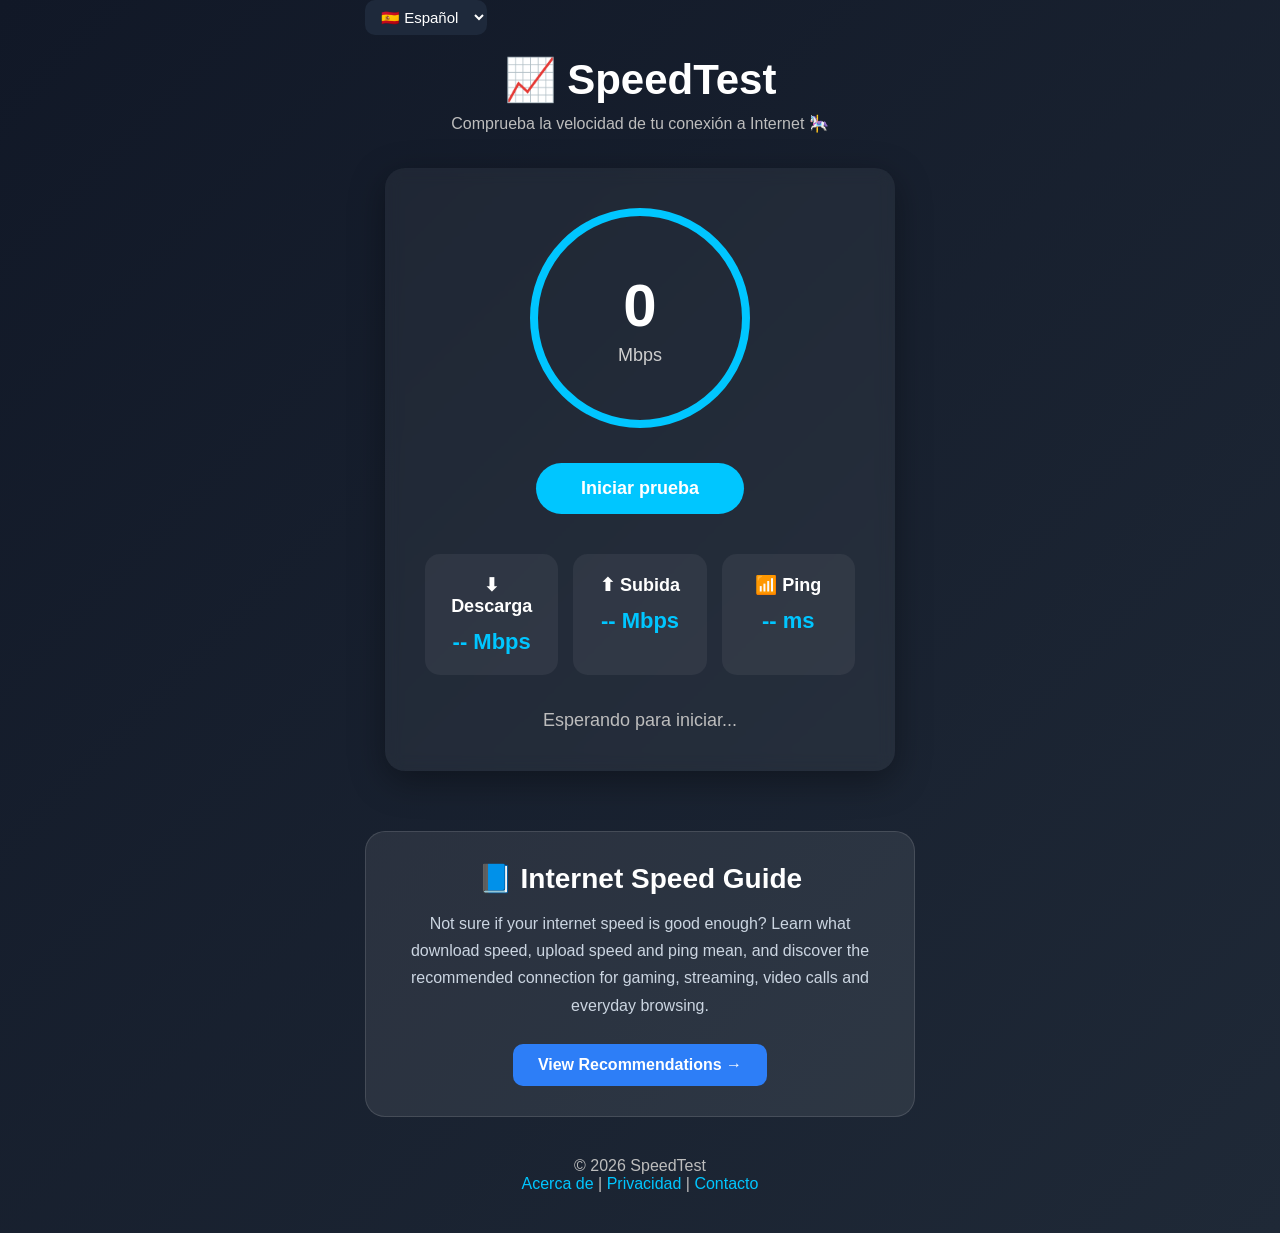
<file: index.html>
<!DOCTYPE html>
<html lang="es">
<head>
    <meta charset="UTF-8">
    <meta name="viewport" content="width=device-width, initial-scale=1.0">
    <title>SpeedTest</title>

    <script async src="https://pagead2.googlesyndication.com/pagead/js/adsbygoogle.js?client=ca-pub-6783067256794096"
     crossorigin="anonymous"></script>
    
    <link rel="stylesheet" href="styles.css">
</head>
<body class="home-page" >
    <div class="layout">

        <aside class="left-ad">
                    <!-- Futuro anuncio -->
        </aside>
                <select id="language">
                    <option value="es">🇪🇸 Español</option>
                    <option value="en">🇺🇸 English</option>
                </select>
            <main class="container">
        
                <h1>📈 SpeedTest</h1>
                <p class="subtitle">
                    Comprueba la velocidad de tu conexión a Internet 🎠
                </p>
        
                <section class="speed-card">
        
                    <div class="speed-circle">
                        <span id="speedValue">0</span>
                        <small>Mbps</small>
                    </div>
        
                    <button id="startButton">
                        Iniciar prueba
                    </button>
        
                    <div class="results">
        
                        <div class="result-box">
                            <h3 id="downloadTitle">⬇ Descarga</h3>
                            <p id="download">-- Mbps</p>
                        </div>
        
                        <div class="result-box">
                            <h3 id="uploadTitle">⬆ Subida</h3>
                            <p id="upload">-- Mbps</p>
                        </div>
        
                        <div class="result-box">
                            <h3 id="pingTitle" >📶 Ping</h3>
                            <p id="ping">-- ms</p>
                        </div>
        
                    </div>
        
                    <p id="status">
                        Esperando para iniciar...
                    </p>
        
                </section>
        
            </main>

        <section class="guide">

            <h2 id="guideTitle">📘 Internet Speed Guide</h2>
        
            <p id="guideText">
                Not sure if your internet speed is good enough?
                Learn what download speed, upload speed and ping mean,
                and discover the recommended connection for gaming,
                streaming, video calls and everyday browsing.
            </p>
        
            <a href="recomendacion.html" class="guide-button" id="guideButton">
                View Recommendations →
            </a>
        
        </section>

                <footer>

                    <p>© 2026 SpeedTest</p>
            
                    <a href="about.html">Acerca de</a> |
                    <a href="privacy.html">Privacidad</a> |
                    <a href="contact.html">Contacto</a>
            
                </footer>
            <script src="traduccion.js"></script>
            <script src="script.js"></script>
        
    </div>
</body>

    
</html>
</file>
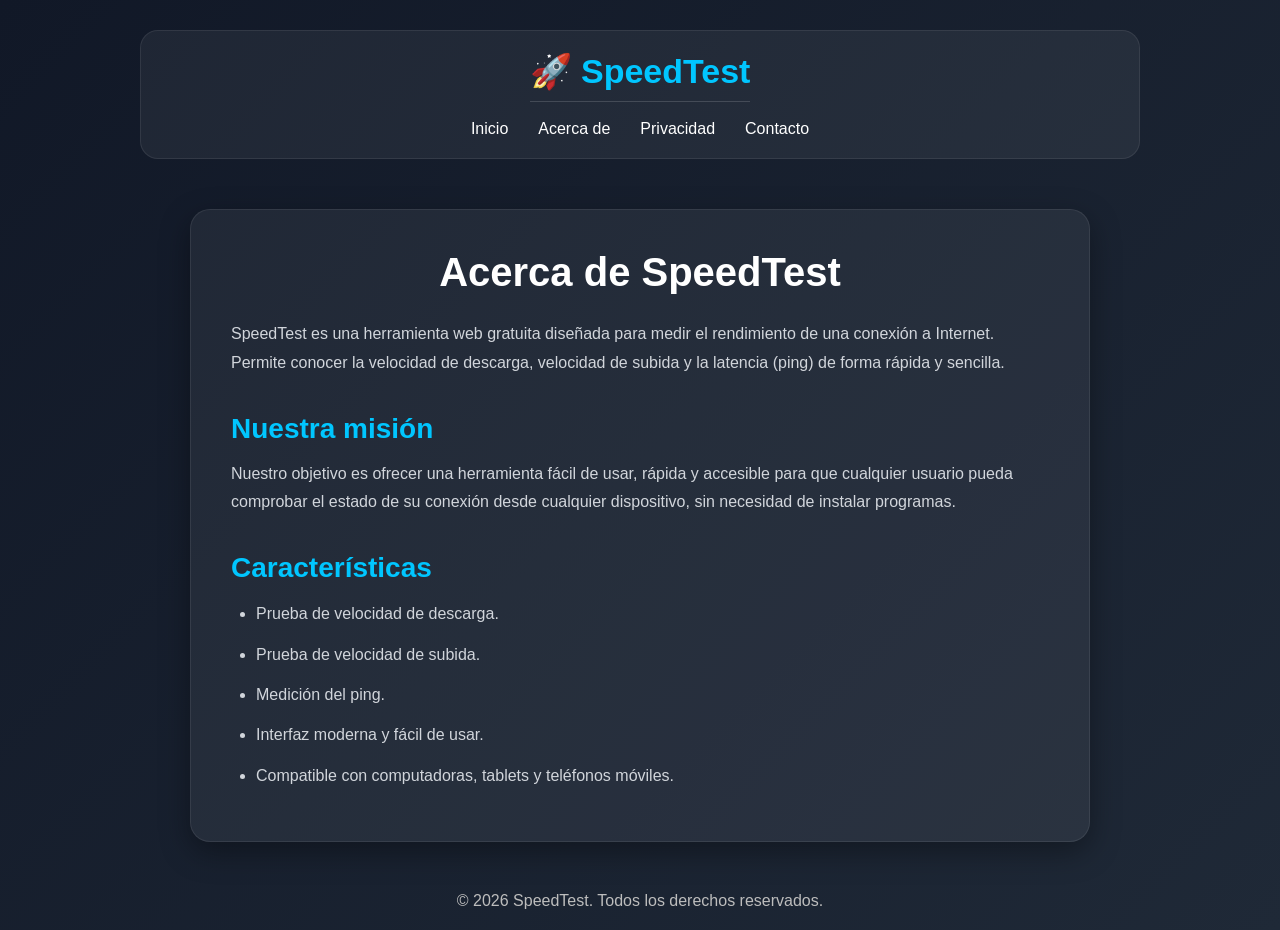
<file: about.html>
<!DOCTYPE html>
<html lang="es">
<head>
    <meta charset="UTF-8">
    <meta name="viewport" content="width=device-width, initial-scale=1.0">
    <title>Acerca de - SpeedTest</title>

    <link rel="stylesheet" href="styles.css">
</head>
<body class="page-body">

<header>

    <nav class="navbar">

        <a href="index.html" class="logo">🚀 SpeedTest</a>

        <div class="nav-links">
            <a href="index.html">Inicio</a>
            <a href="about.html">Acerca de</a>
            <a href="privacy.html">Privacidad</a>
            <a href="contact.html">Contacto</a>
        </div>

    </nav>

</header>

<main class="page">

    <h1>Acerca de SpeedTest</h1>

    <p>
        SpeedTest es una herramienta web gratuita diseñada para medir el rendimiento
        de una conexión a Internet. Permite conocer la velocidad de descarga,
        velocidad de subida y la latencia (ping) de forma rápida y sencilla.
    </p>

    <h2>Nuestra misión</h2>

    <p>
        Nuestro objetivo es ofrecer una herramienta fácil de usar, rápida y accesible
        para que cualquier usuario pueda comprobar el estado de su conexión desde
        cualquier dispositivo, sin necesidad de instalar programas.
    </p>

    <h2>Características</h2>

    <ul>
        <li>Prueba de velocidad de descarga.</li>
        <li>Prueba de velocidad de subida.</li>
        <li>Medición del ping.</li>
        <li>Interfaz moderna y fácil de usar.</li>
        <li>Compatible con computadoras, tablets y teléfonos móviles.</li>
    </ul>

</main>

<footer>

    <p>© 2026 SpeedTest. Todos los derechos reservados.</p>

</footer>

</body>
</html>
</file>
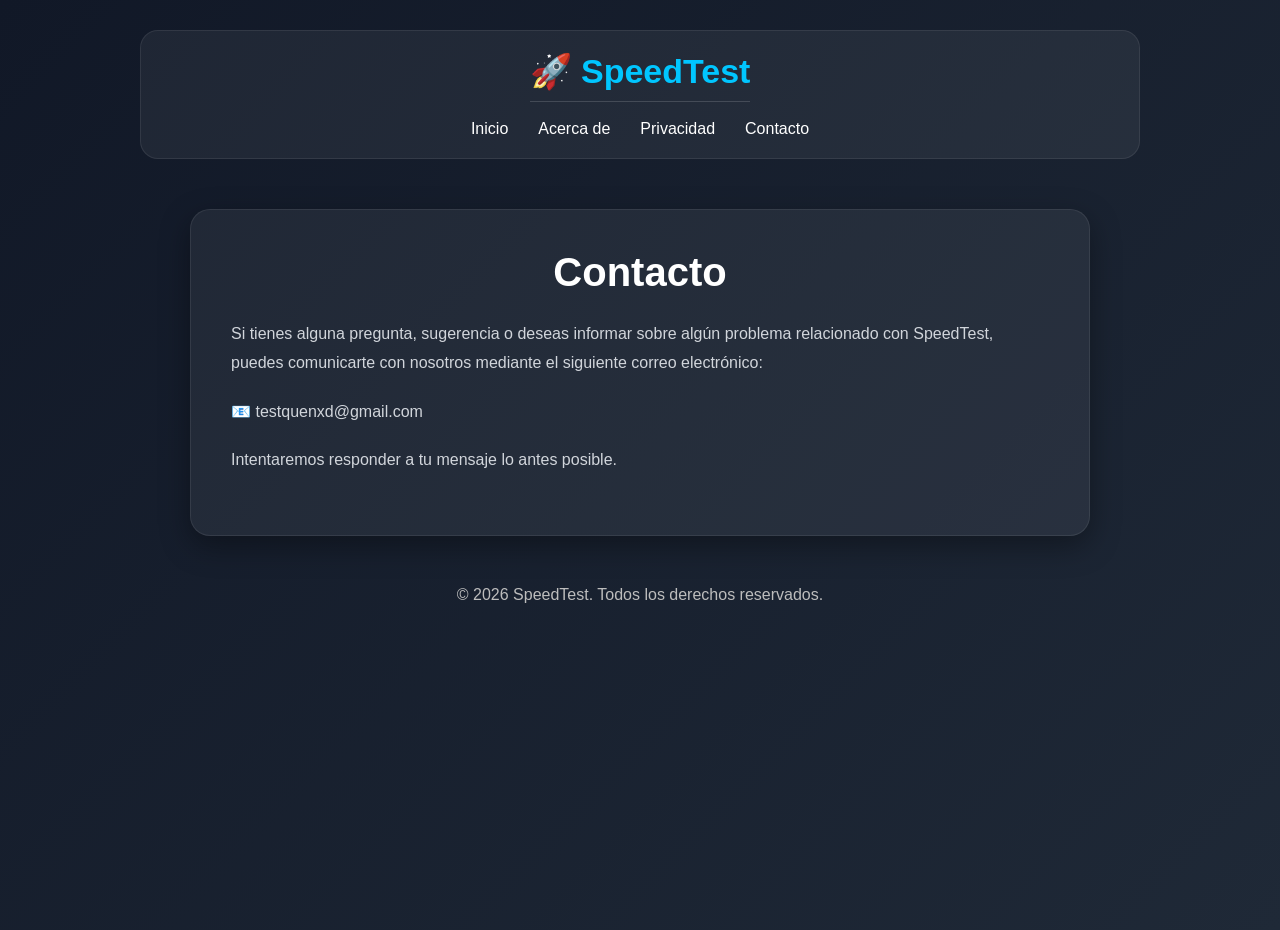
<file: contact.html>
<!DOCTYPE html>
<html lang="es">
<head>
    <meta charset="UTF-8">
    <meta name="viewport" content="width=device-width, initial-scale=1.0">
    <title>Contacto - SpeedTest</title>

    <link rel="stylesheet" href="styles.css">
</head>
<body class="page-body">

<header>

    <nav class="navbar">

        <a href="index.html" class="logo">🚀 SpeedTest</a>

        <div class="nav-links">
            <a href="index.html">Inicio</a>
            <a href="about.html">Acerca de</a>
            <a href="privacy.html">Privacidad</a>
            <a href="contact.html">Contacto</a>
        </div>

    </nav>

</header>

<main class="page">

    <h1>Contacto</h1>

    <p>
        Si tienes alguna pregunta, sugerencia o deseas informar sobre algún problema
        relacionado con SpeedTest, puedes comunicarte con nosotros mediante el siguiente
        correo electrónico:
    </p>

    <p class="contact-email">
        📧 testquenxd@gmail.com
    </p>

    <p>
        Intentaremos responder a tu mensaje lo antes posible.
    </p>

</main>

<footer>

    <p>© 2026 SpeedTest. Todos los derechos reservados.</p>

</footer>

</body>
</html>
</file>
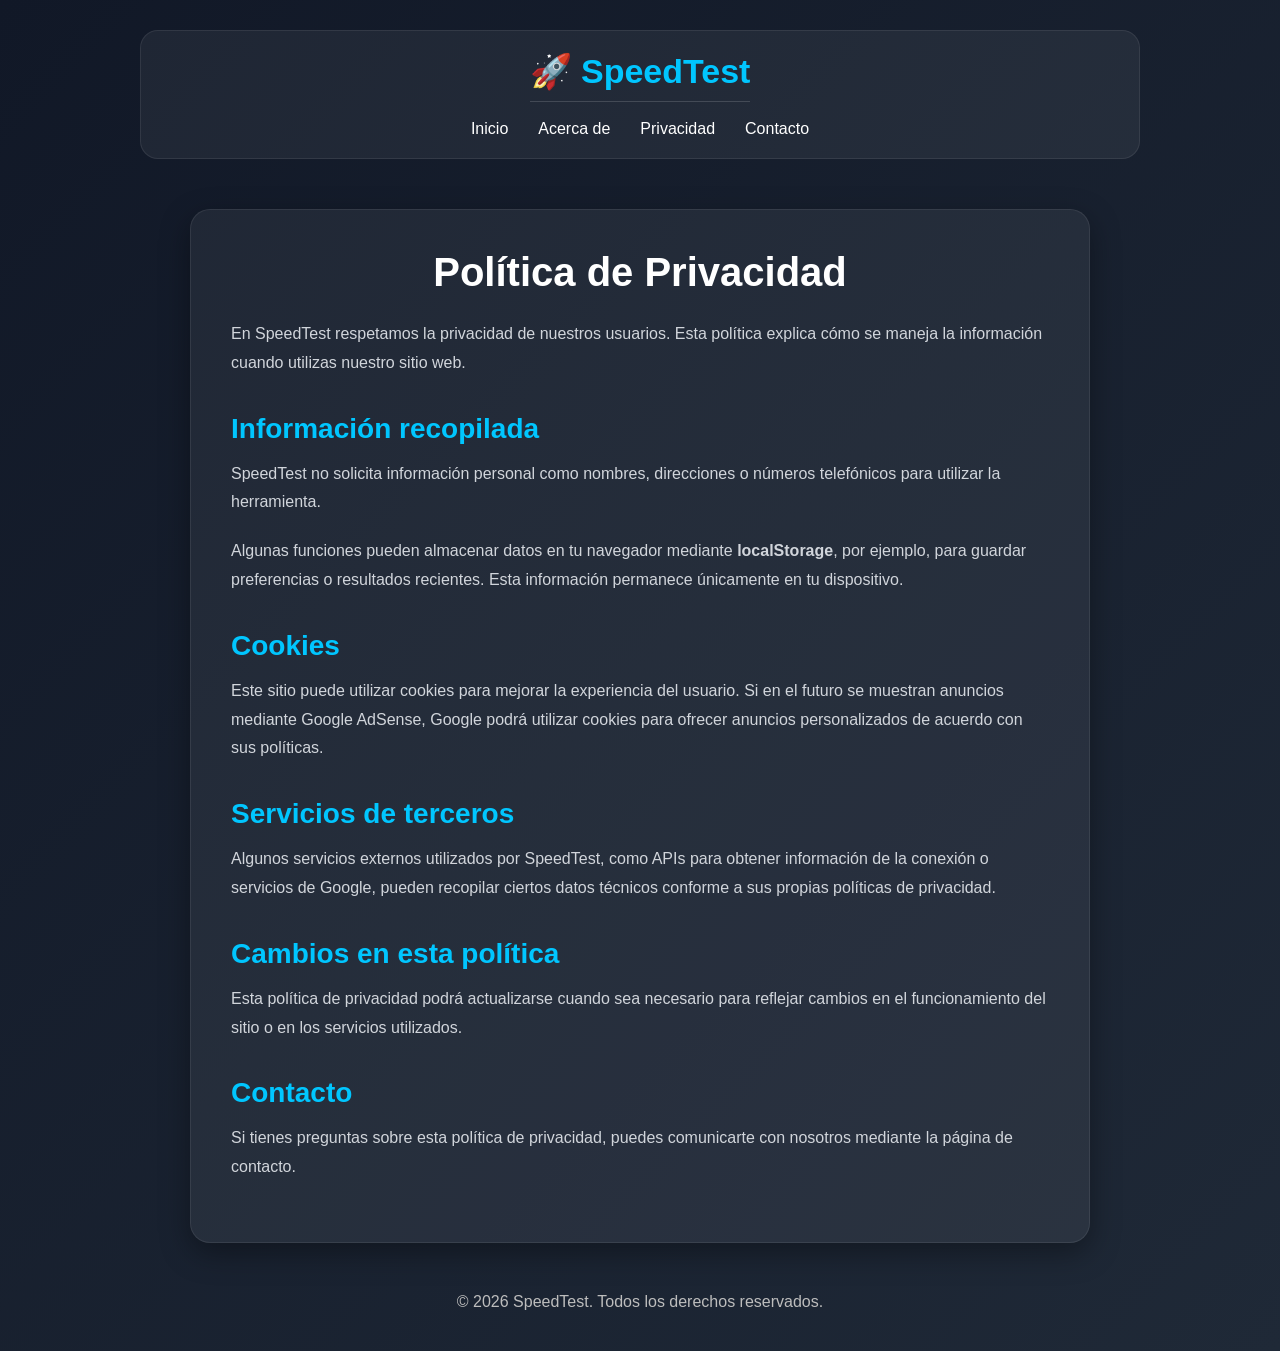
<file: privacy.html>
<!DOCTYPE html>
<html lang="es">
<head>
    <meta charset="UTF-8">
    <meta name="viewport" content="width=device-width, initial-scale=1.0">
    <title>Política de Privacidad - SpeedTest</title>

    <link rel="stylesheet" href="styles.css">
</head>
<body class="page-body">

<header>

    <nav class="navbar">

        <a href="index.html" class="logo">🚀 SpeedTest</a>

        <div class="nav-links">
            <a href="index.html">Inicio</a>
            <a href="about.html">Acerca de</a>
            <a href="privacy.html">Privacidad</a>
            <a href="contact.html">Contacto</a>
        </div>

    </nav>

</header>

<main class="page">

    <h1>Política de Privacidad</h1>

    <p>
        En SpeedTest respetamos la privacidad de nuestros usuarios. Esta política
        explica cómo se maneja la información cuando utilizas nuestro sitio web.
    </p>

    <h2>Información recopilada</h2>

    <p>
        SpeedTest no solicita información personal como nombres, direcciones o
        números telefónicos para utilizar la herramienta.
    </p>

    <p>
        Algunas funciones pueden almacenar datos en tu navegador mediante
        <strong>localStorage</strong>, por ejemplo, para guardar preferencias o
        resultados recientes. Esta información permanece únicamente en tu dispositivo.
    </p>

    <h2>Cookies</h2>

    <p>
        Este sitio puede utilizar cookies para mejorar la experiencia del usuario.
        Si en el futuro se muestran anuncios mediante Google AdSense, Google podrá
        utilizar cookies para ofrecer anuncios personalizados de acuerdo con sus
        políticas.
    </p>

    <h2>Servicios de terceros</h2>

    <p>
        Algunos servicios externos utilizados por SpeedTest, como APIs para obtener
        información de la conexión o servicios de Google, pueden recopilar ciertos
        datos técnicos conforme a sus propias políticas de privacidad.
    </p>

    <h2>Cambios en esta política</h2>

    <p>
        Esta política de privacidad podrá actualizarse cuando sea necesario para
        reflejar cambios en el funcionamiento del sitio o en los servicios utilizados.
    </p>

    <h2>Contacto</h2>

    <p>
        Si tienes preguntas sobre esta política de privacidad, puedes comunicarte
        con nosotros mediante la página de contacto.
    </p>

</main>

<footer>

    <p>© 2026 SpeedTest. Todos los derechos reservados.</p>

</footer>

</body>
</html>
</file>
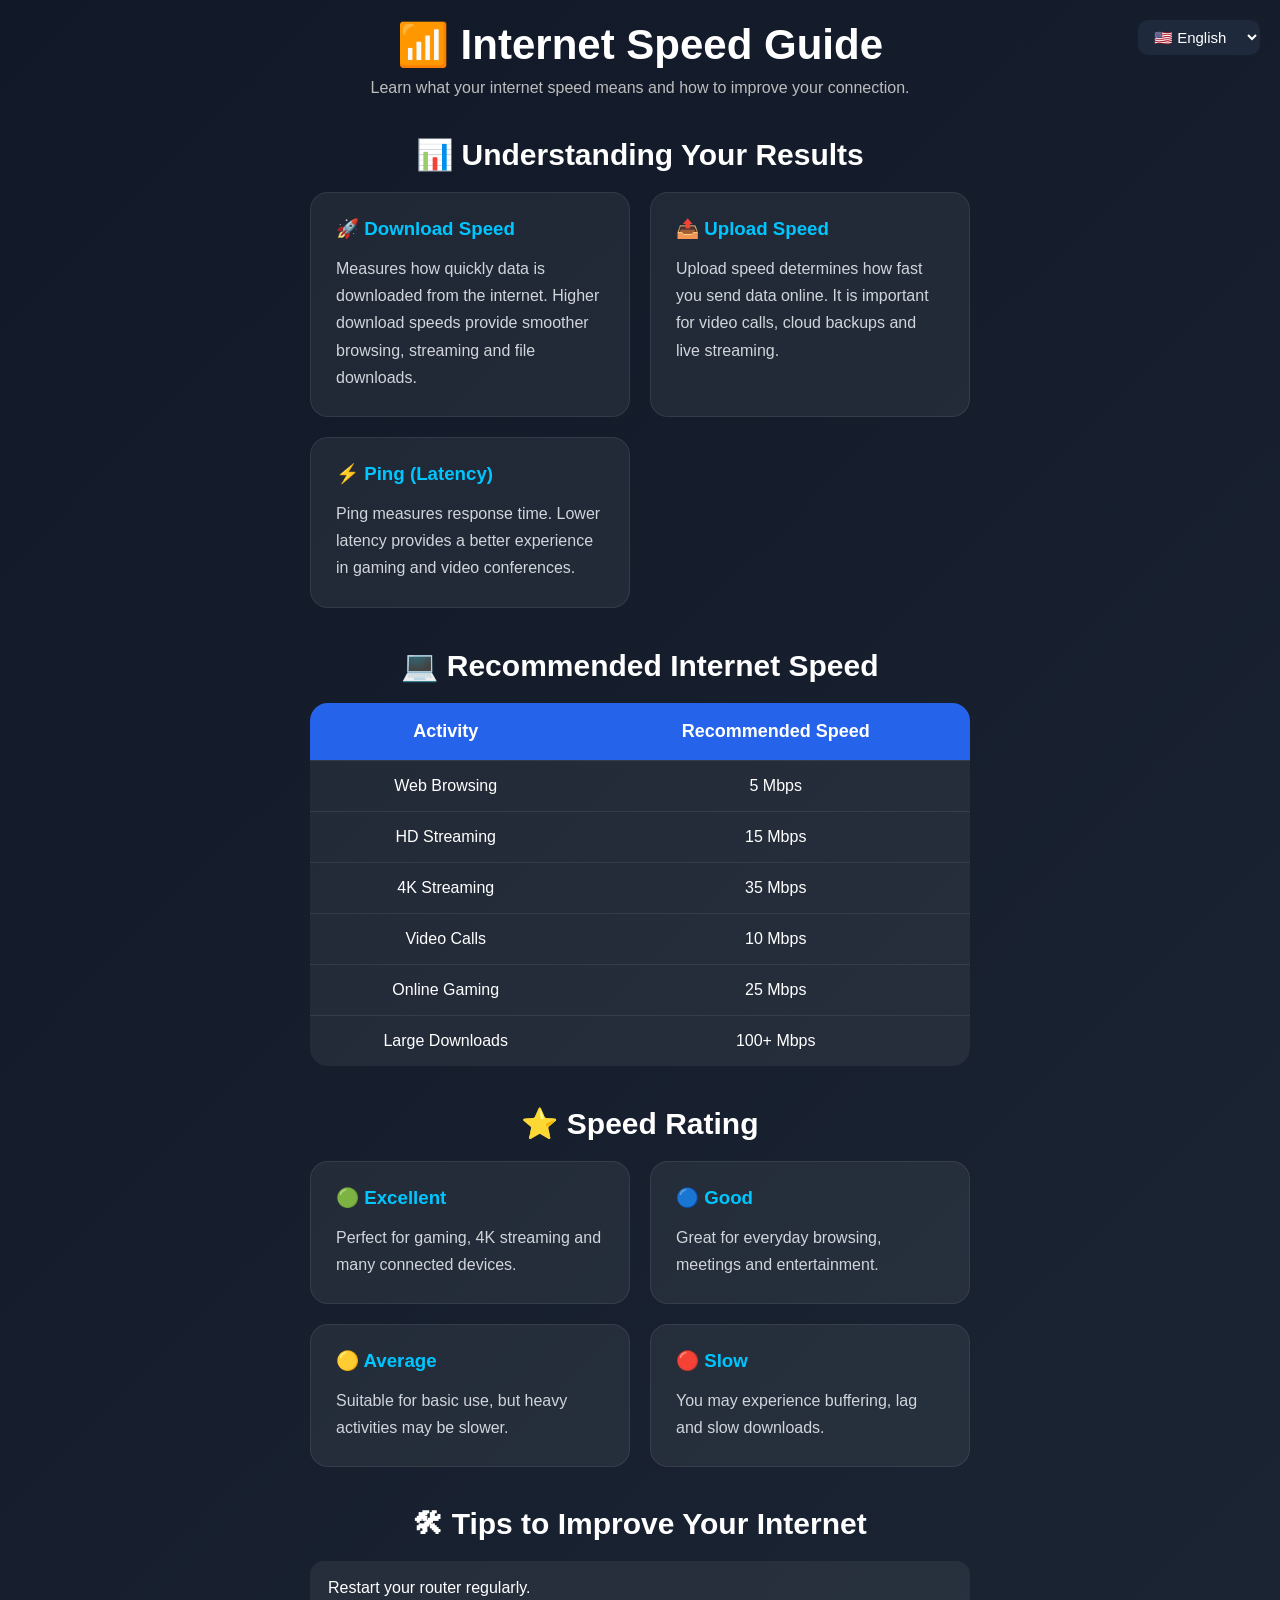
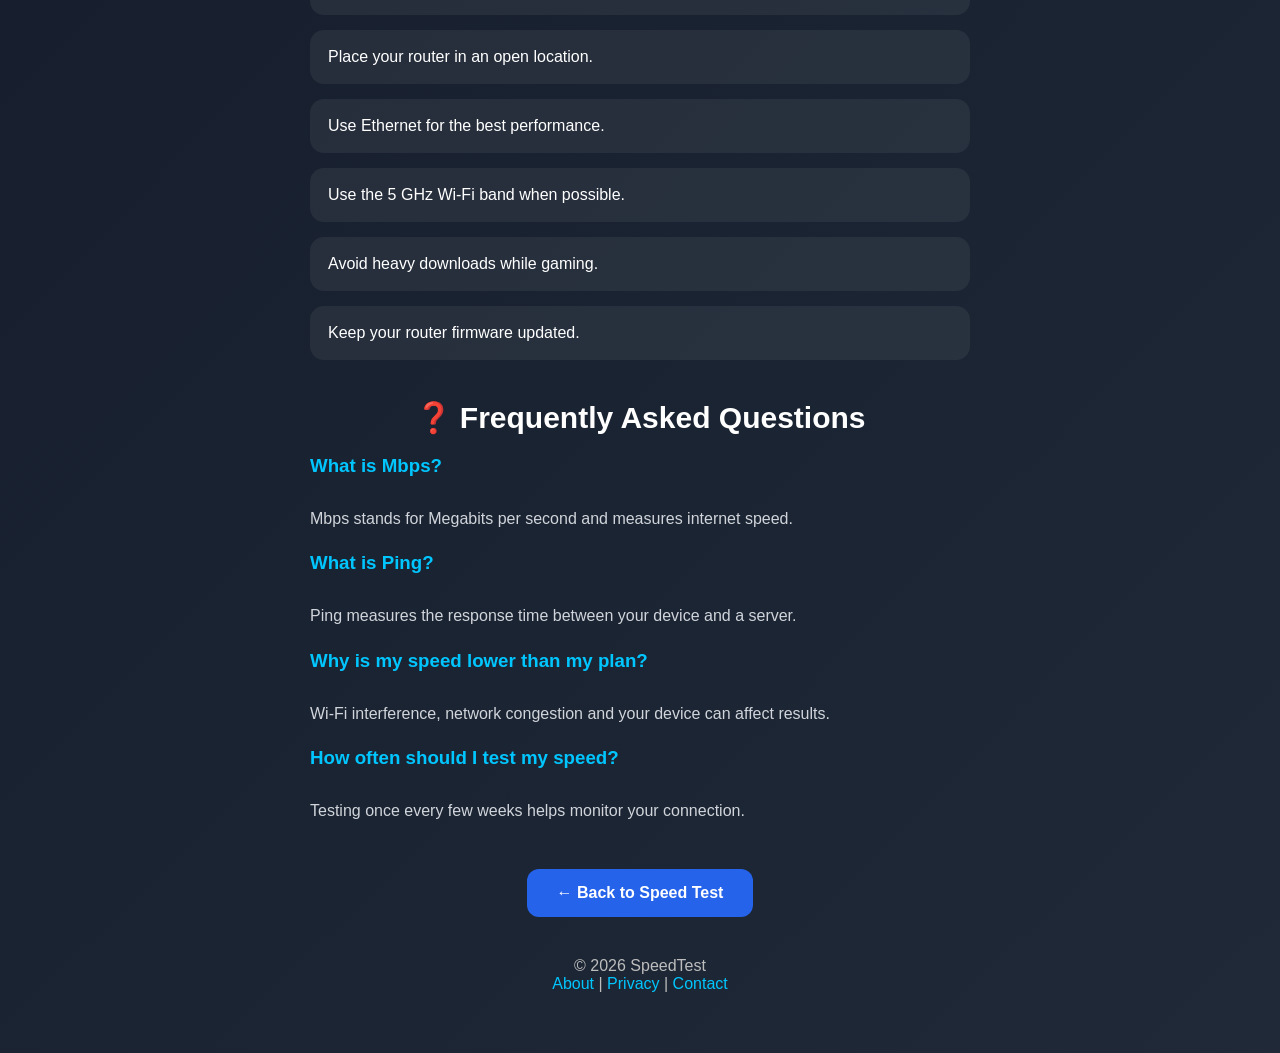
<file: recomendacion.html>
<!DOCTYPE html>
<html lang="en">
<head>
    <meta charset="UTF-8">
    <meta name="viewport" content="width=device-width, initial-scale=1.0">

    <title>Internet Speed Recommendations</title>

    <script async src="https://pagead2.googlesyndication.com/pagead/js/adsbygoogle.js?client=ca-pub-6783067256794096"
        crossorigin="anonymous"></script>

    <link rel="stylesheet" href="styles.css">
</head>

<body class="home-page">

<div class="layout">

    <aside class="left-ad">
        <!-- Future Ad -->
    </aside>

    <div class="language-switch">
        <select id="language">
            <option value="en">🇺🇸 English</option>
            <option value="es">🇪🇸 Español</option>
        </select>
    </div>
    
    <div class="container">

        <h1 id="title">📶 Internet Speed Guide</h1>

        <p class="subtitle" id="subtitle">
            Learn what your internet speed means and how to improve your connection.
        </p>

        <!-- What do the results mean? -->
        <section class="section">

            <h2 id="resultsTitle">📊 Understanding Your Results</h2>

            <div class="info-grid">

                <div class="info-card">
                    <h3 id="downloadTitle">🚀 Download Speed</h3>
                    <p id="downloadText">
                        Measures how quickly data is downloaded from the internet.
                        Higher download speeds provide smoother browsing,
                        streaming and file downloads.
                    </p>
                </div>

                <div class="info-card">
                    <h3 id="uploadTitle">📤 Upload Speed</h3>
                    <p id="uploadText">
                        Upload speed determines how fast you send data online.
                        It is important for video calls, cloud backups
                        and live streaming.
                    </p>
                </div>

                <div class="info-card">
                    <h3 id="pingCardTitle">⚡ Ping (Latency)</h3>
                    <p id="pingText">
                        Ping measures response time.
                        Lower latency provides a better experience
                        in gaming and video conferences.
                    </p>
                </div>

            </div>

        </section>

        <!-- Recommended Speeds -->
        <section class="section">

            <h2 id="recommendedTitle">💻 Recommended Internet Speed</h2>

            <table class="speed-table">

                <tr>
                    <th id="activityHeader">Activity</th>
                    <th id="speedHeader">Recommended Speed</th>
                </tr>

                <tr>
                    <td id="browsingRow">Web Browsing</td>
                    <td>5 Mbps</td>
                </tr>

                <tr>
                    <td id="streamingRow">HD Streaming</td>
                    <td>15 Mbps</td>
                </tr>

                <tr>
                    <td id="streaming4kRow">4K Streaming</td>
                    <td>35 Mbps</td>
                </tr>

                <tr>
                    <td id="callsRow">Video Calls</td>
                    <td>10 Mbps</td>
                </tr>

                <tr>
                    <td id="gamingRow">Online Gaming</td>
                    <td>25 Mbps</td>
                </tr>

                <tr>
                    <td id="downloadsRow">Large Downloads</td>
                    <td>100+ Mbps</td>
                </tr>

            </table>

        </section>

        <!-- Quality -->
        <section class="section">

            <h2 id="ratingTitle">⭐ Speed Rating</h2>

            <div class="info-grid">

                <div class="info-card">
                    <h3 id="excellentTitle">🟢 Excellent</h3>
                    <p id="excellentText">
                        Perfect for gaming,
                        4K streaming and many connected devices.
                    </p>
                </div>

                <div class="info-card">
                    <h3 id="goodTitle">🔵 Good</h3>
                    <p id="goodText">
                        Great for everyday browsing,
                        meetings and entertainment.
                    </p>
                </div>

                <div class="info-card">
                    <h3 id="averageTitle">🟡 Average</h3>
                    <p id="averageText">
                        Suitable for basic use,
                        but heavy activities may be slower.
                    </p>
                </div>

                <div class="info-card">
                    <h3 id="slowTitle">🔴 Slow</h3>
                    <p id="slowText">
                        You may experience buffering,
                        lag and slow downloads.
                    </p>
                </div>

            </div>

        </section>

        <!-- Tips -->
        <section class="section">

            <h2 id="tipsTitle">🛠 Tips to Improve Your Internet</h2>

            <ul class="tips">

                <li id="tip1">Restart your router regularly.</li>
                <li id="tip2">Place your router in an open location.</li>
                <li id="tip3">Use Ethernet for the best performance.</li>
                <li id="tip4">Use the 5 GHz Wi-Fi band when possible.</li>
                <li id="tip5">Avoid heavy downloads while gaming.</li>
                <li id="tip6">Keep your router firmware updated.</li>

            </ul>

        </section>

        <!-- FAQ -->
        <section class="section">

            <h2 id="faqTitle">❓ Frequently Asked Questions</h2>

            <div class="faq">

                <h3 id="faq1Title">What is Mbps?</h3>
                <p id="faq1Text">Mbps stands for Megabits per second and measures internet speed.</p>

                <h3 id="faq2Title">What is Ping?</h3>
                <p id="faq2Text">Ping measures the response time between your device and a server.</p>

                <h3 id="faq3Title">Why is my speed lower than my plan?</h3>
                <p id="faq3Text">Wi-Fi interference, network congestion and your device can affect results.</p>

                <h3 id="faq4Title">How often should I test my speed?</h3>
                <p id="faq4Text">Testing once every few weeks helps monitor your connection.</p>

            </div>

        </section>

        <div class="back-home">

            <a href="index.html" class="home-button" id="backButton">
                ← Back to Speed Test
            </a>

        </div>

        <footer>

            <p>© 2026 SpeedTest</p>

            <a href="about.html">About</a> |
            <a href="privacy.html">Privacy</a> |
            <a href="contact.html">Contact</a>

        </footer>

    </div>

    <aside class="right-ad">
        <!-- Future Ad -->
    </aside>

</div>
    
<script src="traduccion.js"></script>
<script src="recomendacion.js"></script>

</body>
</html>
</file>
<file: styles.css>
* {
    margin: 0;
    padding: 0;
    box-sizing: border-box;
}

body {
    font-family: Arial, Helvetica, sans-serif;
    background: linear-gradient(135deg, #111827, #1f2937);
    color: white;
    min-height: 100vh;
}

.home-page{
    display:flex;
    justify-content:center;
    align-items:center;
}

.container {
    width: 100%;
    max-width: 700px;
    padding: 20px;
}

h1 {
    text-align: center;
    font-size: 42px;
    margin-bottom: 10px;
}

.subtitle {
    text-align: center;
    color: #bdbdbd;
    margin-bottom: 35px;
}

.speed-card {
    background: rgba(255,255,255,0.05);
    backdrop-filter: blur(8px);
    border-radius: 20px;
    padding: 40px;
    text-align: center;
    box-shadow: 0 10px 35px rgba(0,0,0,.35);
}

.speed-circle {
    width: 220px;
    height: 220px;
    border-radius: 50%;
    border: 8px solid #00c6ff;
    margin: auto;
    display: flex;
    flex-direction: column;
    justify-content: center;
    align-items: center;
    transition: .3s;
}

.speed-circle span {
    font-size: 60px;
    font-weight: bold;
}

.speed-circle small {
    margin-top: 5px;
    color: #cfcfcf;
    font-size: 18px;
}

#startButton {
    margin-top: 35px;
    padding: 15px 45px;
    border: none;
    border-radius: 50px;
    background: #00c6ff;
    color: white;
    font-size: 18px;
    font-weight: bold;
    cursor: pointer;
    transition: .3s;
}

#startButton:hover {
    background: #0095c8;
    transform: scale(1.05);
}

.results {
    display: flex;
    justify-content: space-between;
    gap: 15px;
    margin-top: 40px;
}

.result-box {
    flex: 1;
    background: rgba(255,255,255,.06);
    padding: 20px;
    border-radius: 15px;
}

.result-box h3 {
    margin-bottom: 12px;
    font-size: 18px;
}

.result-box p {
    font-size: 22px;
    font-weight: bold;
    color: #00c6ff;
}

#status {
    margin-top: 35px;
    color: #bdbdbd;
    font-size: 18px;
}

/* el de recomendaciones*/

.info-card{

    opacity:0;
    transform:translateY(30px);
    transition:.6s;

}

.info-card.show{

    opacity:1;
    transform:translateY(0);

}
/* para mi index algo extra xd*/

.guide{
    width: 550px;
    margin: 40px auto;
    padding: 30px;

    background: rgba(255,255,255,.08);
    border:1px solid rgba(255,255,255,.12);

    border-radius:20px;
    text-align:center;
}

.guide h2{

    margin-bottom:15px;

    font-size:28px;

}

.guide p{

    color:#cbd5e1;

    line-height:1.7;

    margin-bottom:25px;

}

.guide-button{

    display:inline-block;

    padding:14px 28px;

    border-radius:12px;

    background:#2563eb;

    color:white;

    text-decoration:none;

    font-weight:600;

    transition:.3s;

}

.guide-button:hover{

    transform:translateY(-3px);

    background:#1d4ed8;

}

/* el boton de traduccion culera*/

.language-switch{

    position:fixed;

    top:20px;

    right:20px;

    z-index:1000;

}

#language{

    padding:8px 12px;

    border:none;

    border-radius:10px;

    background:#1e293b;

    color:white;

    cursor:pointer;

    font-size:15px;

}

.guide-button{
    display: inline-block;

    padding: 12px 25px;

    background: #2d7ef7;
    color: white;
    text-decoration: none;

    border-radius: 10px;
    font-weight: bold;
}

/*pagina de recomendaciones*/

.section{

    margin-top:40px;

}

.section h2{

    margin-bottom:20px;

    text-align:center;

    font-size:30px;

}

.info-grid{

    display:grid;

    grid-template-columns:repeat(auto-fit,minmax(250px,1fr));

    gap:20px;

}

.info-card{

    background:rgba(255,255,255,.06);

    border-radius:18px;

    padding:25px;

    transition:.3s;

    border:1px solid rgba(255,255,255,.08);

}

.info-card:hover{

    transform:translateY(-5px);

    background:rgba(255,255,255,.09);

}

.info-card h3{

    margin-bottom:15px;

    color:#00c6ff;

}

.info-card p{

    line-height:1.7;

    color:#d1d5db;

}

.speed-table{

    width:100%;

    border-collapse:collapse;

    margin-top:20px;

    background:rgba(255,255,255,.06);

    border-radius:18px;

    overflow:hidden;

}

.speed-table th{

    background:#2563eb;

    padding:18px;

    font-size:18px;

}

.speed-table td{

    padding:16px;

    text-align:center;

    border-top:1px solid rgba(255,255,255,.08);

}

.speed-table tr:hover{

    background:rgba(255,255,255,.05);

}

.tips{

    list-style:none;

    display:grid;

    gap:15px;

}

.tips li{

    background:rgba(255,255,255,.06);

    padding:18px;

    border-radius:14px;

}

.faq{

    display:grid;

    gap:20px;

}

.faq h3{

    color:#00c6ff;

    margin-bottom:8px;

}

.faq p{

    color:#d1d5db;

    line-height:1.7;

}

.back-home{

    text-align:center;

    margin-top:45px;

}

.home-button{

    display:inline-block;

    padding:15px 30px;

    background:#2563eb;

    color:white;

    text-decoration:none;

    border-radius:12px;

    font-weight:bold;

    transition:.3s;

}

footer{

    margin-top:60px;

    text-align:center;

    color:#bdbdbd;

}

footer a{

    color:#00c6ff;

    text-decoration:none;

}

footer a:hover{

    text-decoration:underline;

}

.home-button:hover{

    background:#1d4ed8;

    transform:translateY(-3px);

}

@media(max-width:650px){

    .results{
        flex-direction: column;
    }

    .speed-circle{
        width:180px;
        height:180px;
    }

    .speed-circle span{
        font-size:50px;
    }

     .guide{
        padding:20px;
    }

    .guide h2{
        font-size:24px;
    }

    .section h2{

        font-size:24px;

    }

    .speed-table{

        font-size:14px;

    }

    .speed-table th,
    .speed-table td{

        padding:12px;

    }

}

/* para About - Privacy - Contact */

.page{

    max-width:900px;

    margin:50px auto;

    padding:40px;

    background:rgba(255,255,255,.06);

    border:1px solid rgba(255,255,255,.08);

    border-radius:20px;

    box-shadow:0 10px 30px rgba(0,0,0,.35);

}

.page-body{
    display:block;
    min-height:100vh;
    background: linear-gradient(135deg,#111827,#1f2937);
    color:white;
}

.page h1{

    text-align:center;

    margin-bottom:25px;

    font-size:40px;

}

.page h2{

    margin-top:35px;

    margin-bottom:15px;

    color:#00c6ff;

    font-size:28px;

}

.page p{

    color:#d1d5db;

    line-height:1.8;

    margin-bottom:20px;

}

.page ul{

    margin-left:25px;

    color:#d1d5db;

    line-height:1.9;

}

.page li{

    margin-bottom:10px;

}

.navbar{

    max-width:1000px;

    margin:30px auto;

    padding:20px;

    display:flex;

    flex-direction:column;

    align-items:center;

    gap:18px;

    background:rgba(255,255,255,.06);

    border-radius:18px;

    border:1px solid rgba(255,255,255,.08);

}

.logo{
    font-size:34px;
    font-weight:bold;
    color:#00c6ff;
    text-decoration:none;
    padding-bottom:10px;
    border-bottom:1px solid rgba(255,255,255,.15);
}

.nav-links{

    display:flex;

    gap:30px;

    justify-content:center;

    flex-wrap:wrap;

}

.nav-links a{

    color:white;

    text-decoration:none;

    transition:.3s;

}

.nav-links a:hover{

    color:#00c6ff;

}

footer{

    margin:40px 0;

    text-align:center;

    color:#bdbdbd;

}

@media(max-width:768px){

    .navbar{

        flex-direction:column;

        gap:20px;

    }

    .nav-links{

        flex-wrap:wrap;

        justify-content:center;

        gap:15px;

    }

    .page{

        margin:20px;

        padding:25px;

    }

    .page h1{

        font-size:32px;

    }

    .page h2{

        font-size:24px;

    }

}
</file>
